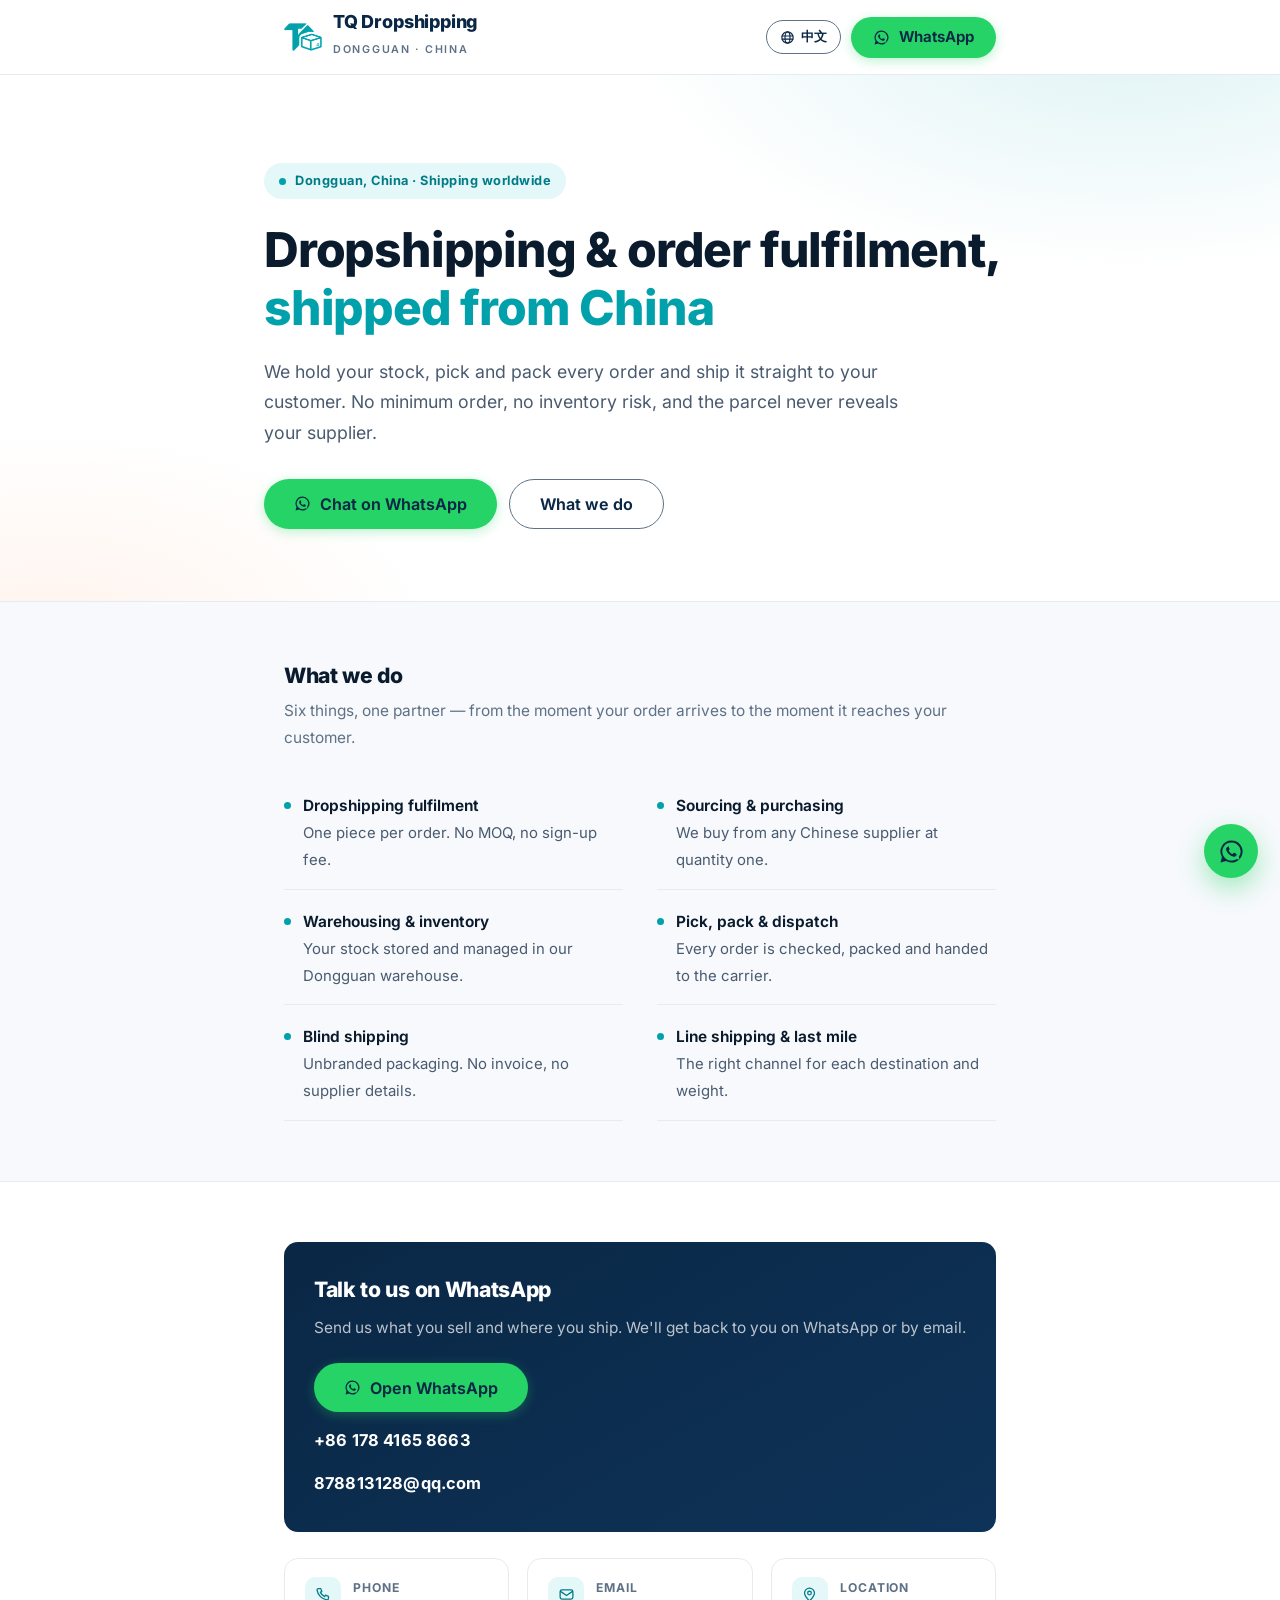
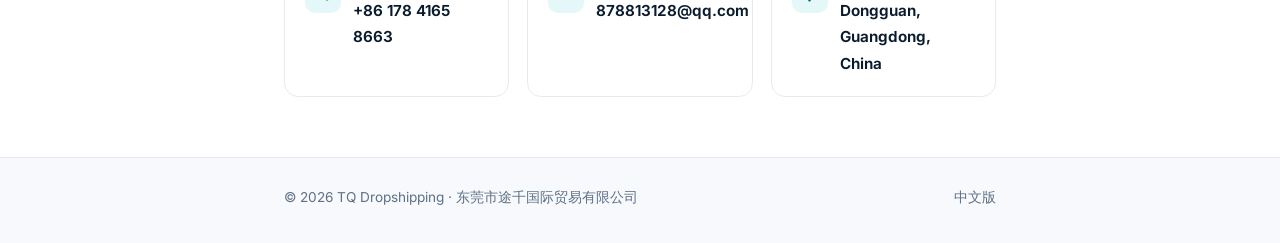
<file: index.html>
<!DOCTYPE html>
<html lang="en">
<head>
<meta charset="utf-8">
<meta name="viewport" content="width=device-width, initial-scale=1">
<title>Dropshipping &amp; Order Fulfilment from China | TQ Dropshipping</title>
<meta name="description" content="TQ Dropshipping stores, picks, packs and ships orders from Dongguan, China to customers worldwide. No minimum order, blind shipping.">
<meta name="theme-color" content="#01a1ac">
<link rel="canonical" href="https://www.tqdropshipping.com/">
<link rel="alternate" hreflang="en" href="https://www.tqdropshipping.com/">
<link rel="alternate" hreflang="zh-CN" href="https://www.tqdropshipping.com/zh/">
<link rel="alternate" hreflang="x-default" href="https://www.tqdropshipping.com/">
<meta property="og:type" content="website">
<meta property="og:site_name" content="TQ Dropshipping">
<meta property="og:locale" content="en_US">
<meta property="og:locale:alternate" content="zh_CN">
<meta property="og:url" content="https://www.tqdropshipping.com/">
<meta property="og:title" content="Dropshipping &amp; Order Fulfilment from China | TQ Dropshipping">
<meta property="og:description" content="No minimum order, blind shipping. We store, pick, pack and ship your orders worldwide — from Dongguan, China.">
<meta property="og:image" content="https://www.tqdropshipping.com/assets/img/og-image.jpg">
<meta property="og:image:type" content="image/jpeg">
<meta property="og:image:width" content="1200">
<meta property="og:image:height" content="630">
<meta property="og:image:alt" content="TQ Dropshipping — dropshipping and order fulfilment from Dongguan, China">
<meta name="twitter:card" content="summary_large_image">
<link rel="icon" type="image/png" sizes="32x32" href="assets/img/favicon-32.png">
<link rel="apple-touch-icon" sizes="180x180" href="assets/img/apple-touch-icon.png">
<!-- Inter 由本地提供（可变字体 400–800）。原先这里外链 fonts.googleapis.com：
     它在中国大陆不可靠，而且是阻塞首屏的样式表。现在没有第三方请求。 -->
<link rel="preload" as="font" type="font/woff2" href="assets/fonts/inter-latin.woff2" crossorigin>
<link rel="stylesheet" href="assets/css/fonts.css">
<link rel="stylesheet" href="assets/css/minimal.css">
<script type="application/ld+json">
{
  "@context": "https://schema.org",
  "@graph": [
    {
      "@type": "Organization",
      "@id": "https://www.tqdropshipping.com/#organization",
      "name": "TQ Dropshipping",
      "legalName": "东莞市途千国际贸易有限公司",
      "email": "878813128@qq.com",
      "url": "https://www.tqdropshipping.com/",
      "logo": "https://www.tqdropshipping.com/assets/img/logo-512.png",
      "image": "https://www.tqdropshipping.com/assets/img/og-image.jpg",
      "address": {
        "@type": "PostalAddress",
        "addressLocality": "Dongguan",
        "addressRegion": "Guangdong",
        "addressCountry": "CN"
      },
      "contactPoint": [
        {
          "@type": "ContactPoint",
          "telephone": "+8617841658663",
          "email": "878813128@qq.com",
          "contactType": "sales",
          "availableLanguage": ["en", "zh-CN"],
          "areaServed": "Worldwide"
        }
      ]
    },
    {
      "@type": "WebSite",
      "@id": "https://www.tqdropshipping.com/#website",
      "url": "https://www.tqdropshipping.com/",
      "name": "TQ Dropshipping",
      "inLanguage": "en",
      "publisher": { "@id": "https://www.tqdropshipping.com/#organization" }
    }
  ]
}
</script>
</head>
<body>

<a class="skip-link" href="#main">Skip to main content</a>

<svg class="icon-sprite" aria-hidden="true" focusable="false" xmlns="http://www.w3.org/2000/svg">
  <symbol id="i-wa" viewBox="0 0 24 24"><path d="M12 2.2A9.8 9.8 0 0 0 3.5 16.9L2.2 21.8l5-1.3A9.8 9.8 0 1 0 12 2.2zm0 1.7a8.1 8.1 0 0 1 6.8 12.4l-.3.5.7 2.6-2.7-.7-.5.3A8.1 8.1 0 1 1 12 3.9zm-3.3 4c-.2 0-.5.1-.7.3-.2.2-.8.8-.8 1.9s.8 2.2.9 2.4c.1.1 1.6 2.5 3.9 3.5 1.9.8 2.3.7 2.7.6.5-.1 1.5-.6 1.7-1.2.2-.6.2-1.1.1-1.2 0-.1-.2-.2-.4-.3l-1.6-.8c-.2-.1-.4-.1-.6.1l-.7.9c-.1.2-.3.2-.5.1-.2-.1-1-.4-1.8-1.2-.7-.6-1.2-1.4-1.3-1.6-.1-.2 0-.4.1-.5l.4-.5c.1-.2.2-.3.2-.5s0-.3-.1-.4l-.7-1.7c-.2-.4-.4-.4-.5-.4z"/></symbol>
  <symbol id="i-phone" viewBox="0 0 24 24"><path d="M5 3.6h3l1.6 4-2 1.4a12.6 12.6 0 0 0 6 6l1.4-2 4 1.6v3a2 2 0 0 1-2.2 2A16.6 16.6 0 0 1 2.9 5.8 2 2 0 0 1 5 3.6z"/></symbol>
  <symbol id="i-mail" viewBox="0 0 24 24"><rect x="3" y="5.5" width="18" height="13" rx="2.5"/><path d="m3.6 7.6 8.4 5.8 8.4-5.8"/></symbol>
  <symbol id="i-pin" viewBox="0 0 24 24"><path d="M12 21.2s7-6.6 7-11.2a7 7 0 1 0-14 0c0 4.6 7 11.2 7 11.2z"/><circle cx="12" cy="10" r="2.6"/></symbol>
  <symbol id="i-clock" viewBox="0 0 24 24"><circle cx="12" cy="12" r="9"/><path d="M12 6.8v5.5l3.6 2.1"/></symbol>
  <symbol id="i-globe" viewBox="0 0 24 24"><circle cx="12" cy="12" r="9"/><path d="M3.2 9.5h17.6M3.2 14.5h17.6"/><ellipse cx="12" cy="12" rx="4" ry="9"/></symbol>
</svg>

<header class="top">
  <div class="container top-in">
    <a class="brand" href="index.html" aria-label="TQ Dropshipping — home">
      <img src="assets/img/logo-76.png" alt="" width="38" height="28">
      <span><b>TQ Dropshipping</b><small>Dongguan · China</small></span>
    </a>
    <div class="top-actions">
      <a class="lang" href="zh/index.html" hreflang="zh-CN" lang="zh-CN"><svg class="i"><use href="#i-globe"/></svg>中文</a>
      <a class="btn btn--wa" href="https://wa.me/8617841658663?text=Hi%2C%20I%27d%20like%20to%20ask%20about%20your%20fulfilment%20service" target="_blank" rel="noopener">
        <svg class="i i--fill"><use href="#i-wa"/></svg>WhatsApp
      </a>
    </div>
  </div>
</header>

<main id="main">

  <section class="hero">
    <div class="container hero-in">
      <span class="tag"><i></i>Dongguan, China · Shipping worldwide</span>
      <h1>Dropshipping &amp; order fulfilment, <em>shipped from China</em></h1>
      <p>We hold your stock, pick and pack every order and ship it straight to your customer. No minimum order, no inventory risk, and the parcel never reveals your supplier.</p>
      <div class="hero-cta">
        <a class="btn btn--wa btn--lg" href="https://wa.me/8617841658663?text=Hi%2C%20I%27d%20like%20to%20ask%20about%20your%20fulfilment%20service" target="_blank" rel="noopener">
          <svg class="i i--fill"><use href="#i-wa"/></svg>Chat on WhatsApp
        </a>
        <a class="btn btn--ghost btn--lg" href="#services">What we do</a>
      </div>
    </div>
  </section>

  <section class="section section--alt" id="services">
    <div class="container">
      <div class="section-head">
        <h2>What we do</h2>
        <p>Six things, one partner — from the moment your order arrives to the moment it reaches your customer.</p>
      </div>
      <ul class="services">
        <li><div><strong>Dropshipping fulfilment</strong><span>One piece per order. No MOQ, no sign-up fee.</span></div></li>
        <li><div><strong>Sourcing &amp; purchasing</strong><span>We buy from any Chinese supplier at quantity one.</span></div></li>
        <li><div><strong>Warehousing &amp; inventory</strong><span>Your stock stored and managed in our Dongguan warehouse.</span></div></li>
        <li><div><strong>Pick, pack &amp; dispatch</strong><span>Every order is checked, packed and handed to the carrier.</span></div></li>
        <li><div><strong>Blind shipping</strong><span>Unbranded packaging. No invoice, no supplier details.</span></div></li>
        <li><div><strong>Line shipping &amp; last mile</strong><span>The right channel for each destination and weight.</span></div></li>
      </ul>
    </div>
  </section>

  <section class="section" id="contact">
    <div class="container contact">
      <div class="contact-main">
        <h2>Talk to us on WhatsApp</h2>
        <p>Send us what you sell and where you ship. We'll get back to you on WhatsApp or by email.</p>
        <a class="btn btn--wa btn--lg" href="https://wa.me/8617841658663?text=Hi%2C%20I%27d%20like%20to%20ask%20about%20your%20fulfilment%20service" target="_blank" rel="noopener">
          <svg class="i i--fill"><use href="#i-wa"/></svg>Open WhatsApp
        </a>
        <a class="wa-num" href="tel:+8617841658663">+86 178 4165 8663</a>
        <a class="wa-num" href="mailto:878813128@qq.com">878813128@qq.com</a>
      </div>

      <div class="rows">
        <div class="row">
          <span class="ico"><svg class="i"><use href="#i-phone"/></svg></span>
          <span><small>Phone</small><a href="tel:+8617841658663">+86 178 4165 8663</a></span>
        </div>
        <div class="row">
          <span class="ico"><svg class="i"><use href="#i-mail"/></svg></span>
          <span><small>Email</small><a href="mailto:878813128@qq.com">878813128@qq.com</a></span>
        </div>
        <div class="row">
          <span class="ico"><svg class="i"><use href="#i-pin"/></svg></span>
          <span><small>Location</small><b>Dongguan, Guangdong, China</b></span>
        </div>
      </div>
    </div>
  </section>

</main>

<footer class="foot">
  <div class="container foot-in">
    <span>© <span id="y">2026</span> TQ Dropshipping · 东莞市途千国际贸易有限公司</span>
    <a href="zh/index.html" hreflang="zh-CN" lang="zh-CN">中文版</a>
  </div>
</footer>

<a class="wa-float" href="https://wa.me/8617841658663?text=Hi%2C%20I%27d%20like%20to%20ask%20about%20your%20fulfilment%20service" target="_blank" rel="noopener" aria-label="Chat on WhatsApp">
  <svg class="i i--fill"><use href="#i-wa"/></svg>
</a>

<script>document.getElementById('y').textContent = new Date().getFullYear();</script>
</body>
</html>
</file>
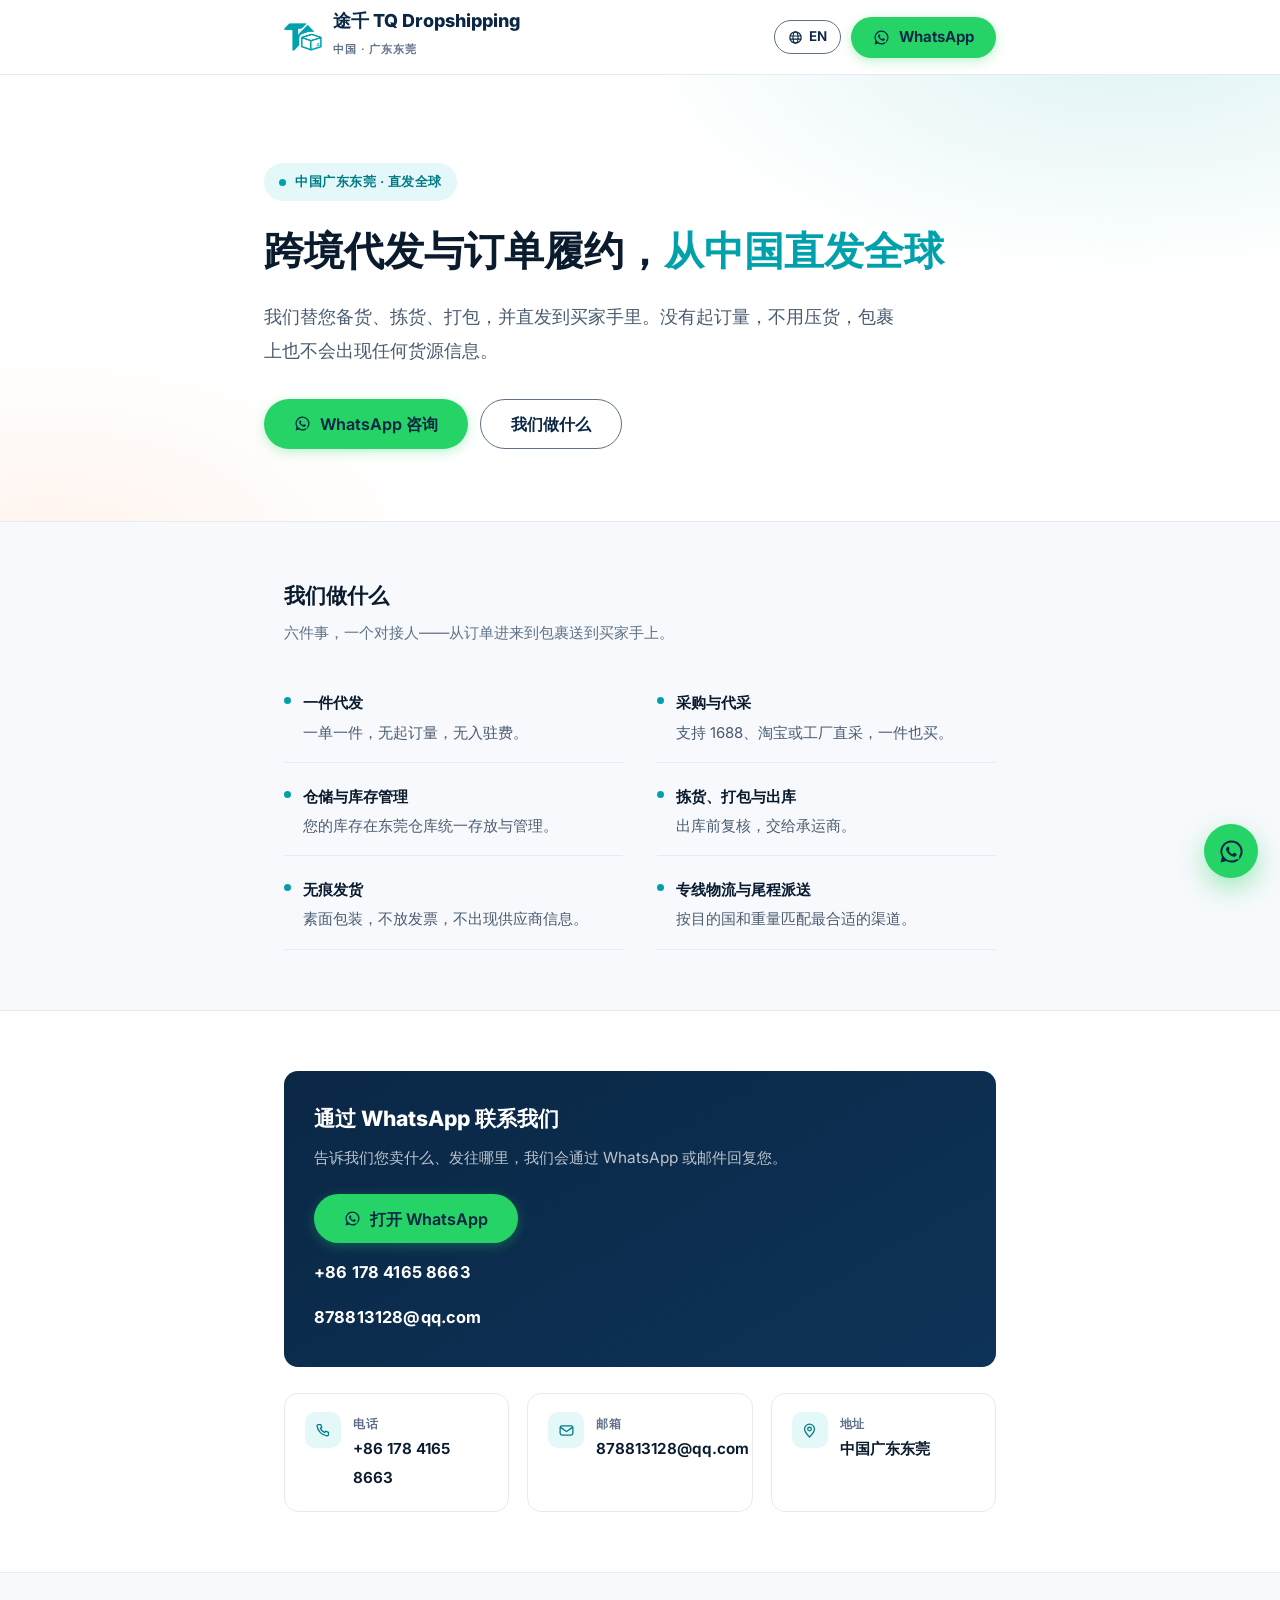
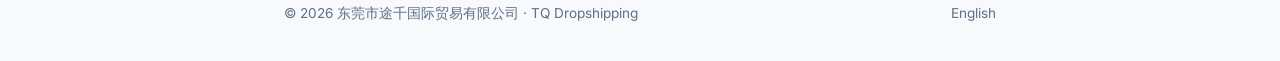
<file: zh/index.html>
<!DOCTYPE html>
<html lang="zh-CN">
<head>
<meta charset="utf-8">
<meta name="viewport" content="width=device-width, initial-scale=1">
<title>TQ Dropshipping 途千 — 跨境一件代发与订单履约</title>
<meta name="description" content="途千（TQ Dropshipping）位于广东东莞，为跨境电商卖家提供一件代发、仓储管理、无痕发货与全球专线物流。起订量 1 件，欢迎通过 WhatsApp 联系我们。">
<meta name="theme-color" content="#01a1ac">
<link rel="canonical" href="https://www.tqdropshipping.com/zh/">
<link rel="alternate" hreflang="zh-CN" href="https://www.tqdropshipping.com/zh/">
<link rel="alternate" hreflang="en" href="https://www.tqdropshipping.com/">
<link rel="alternate" hreflang="x-default" href="https://www.tqdropshipping.com/">
<meta property="og:type" content="website">
<meta property="og:site_name" content="TQ Dropshipping 途千">
<meta property="og:locale" content="zh_CN">
<meta property="og:locale:alternate" content="en_US">
<meta property="og:url" content="https://www.tqdropshipping.com/zh/">
<meta property="og:title" content="TQ Dropshipping 途千 — 跨境一件代发与订单履约">
<meta property="og:description" content="起订量 1 件，无痕发货不露货源。仓储、拣货、打包、交运全由我们负责。">
<meta property="og:image" content="https://www.tqdropshipping.com/assets/img/og-image.jpg">
<meta property="og:image:type" content="image/jpeg">
<meta property="og:image:width" content="1200">
<meta property="og:image:height" content="630">
<meta property="og:image:alt" content="TQ Dropshipping 途千 — 从中国东莞直发全球的代发与履约服务">
<meta name="twitter:card" content="summary_large_image">
<link rel="icon" type="image/png" sizes="32x32" href="../assets/img/favicon-32.png">
<link rel="apple-touch-icon" sizes="180x180" href="../assets/img/apple-touch-icon.png">
<!-- Inter 由本地提供（可变字体 400–800）。原先这里外链 fonts.googleapis.com：
     它在中国大陆不可靠，而且是阻塞首屏的样式表。现在没有第三方请求。
     注意：Inter 不含汉字字形，中文本来就由系统字体（PingFang SC / 微软雅黑）渲染。 -->
<link rel="preload" as="font" type="font/woff2" href="../assets/fonts/inter-latin.woff2" crossorigin>
<link rel="stylesheet" href="../assets/css/fonts.css">
<link rel="stylesheet" href="../assets/css/minimal.css">
<script type="application/ld+json">
{
  "@context": "https://schema.org",
  "@graph": [
    {
      "@type": "Organization",
      "@id": "https://www.tqdropshipping.com/#organization",
      "name": "TQ Dropshipping",
      "legalName": "东莞市途千国际贸易有限公司",
      "email": "878813128@qq.com",
      "url": "https://www.tqdropshipping.com/",
      "logo": "https://www.tqdropshipping.com/assets/img/logo-512.png",
      "image": "https://www.tqdropshipping.com/assets/img/og-image.jpg",
      "address": {
        "@type": "PostalAddress",
        "addressLocality": "Dongguan",
        "addressRegion": "Guangdong",
        "addressCountry": "CN"
      },
      "contactPoint": [
        {
          "@type": "ContactPoint",
          "telephone": "+8617841658663",
          "email": "878813128@qq.com",
          "contactType": "sales",
          "availableLanguage": ["zh-CN", "en"],
          "areaServed": "Worldwide"
        }
      ]
    },
    {
      "@type": "WebSite",
      "@id": "https://www.tqdropshipping.com/#website",
      "url": "https://www.tqdropshipping.com/zh/",
      "name": "TQ Dropshipping 途千",
      "inLanguage": "zh-CN",
      "publisher": { "@id": "https://www.tqdropshipping.com/#organization" }
    }
  ]
}
</script>
</head>
<body>

<a class="skip-link" href="#main">跳转到主要内容</a>

<svg class="icon-sprite" aria-hidden="true" focusable="false" xmlns="http://www.w3.org/2000/svg">
  <symbol id="i-wa" viewBox="0 0 24 24"><path d="M12 2.2A9.8 9.8 0 0 0 3.5 16.9L2.2 21.8l5-1.3A9.8 9.8 0 1 0 12 2.2zm0 1.7a8.1 8.1 0 0 1 6.8 12.4l-.3.5.7 2.6-2.7-.7-.5.3A8.1 8.1 0 1 1 12 3.9zm-3.3 4c-.2 0-.5.1-.7.3-.2.2-.8.8-.8 1.9s.8 2.2.9 2.4c.1.1 1.6 2.5 3.9 3.5 1.9.8 2.3.7 2.7.6.5-.1 1.5-.6 1.7-1.2.2-.6.2-1.1.1-1.2 0-.1-.2-.2-.4-.3l-1.6-.8c-.2-.1-.4-.1-.6.1l-.7.9c-.1.2-.3.2-.5.1-.2-.1-1-.4-1.8-1.2-.7-.6-1.2-1.4-1.3-1.6-.1-.2 0-.4.1-.5l.4-.5c.1-.2.2-.3.2-.5s0-.3-.1-.4l-.7-1.7c-.2-.4-.4-.4-.5-.4z"/></symbol>
  <symbol id="i-phone" viewBox="0 0 24 24"><path d="M5 3.6h3l1.6 4-2 1.4a12.6 12.6 0 0 0 6 6l1.4-2 4 1.6v3a2 2 0 0 1-2.2 2A16.6 16.6 0 0 1 2.9 5.8 2 2 0 0 1 5 3.6z"/></symbol>
  <symbol id="i-mail" viewBox="0 0 24 24"><rect x="3" y="5.5" width="18" height="13" rx="2.5"/><path d="m3.6 7.6 8.4 5.8 8.4-5.8"/></symbol>
  <symbol id="i-pin" viewBox="0 0 24 24"><path d="M12 21.2s7-6.6 7-11.2a7 7 0 1 0-14 0c0 4.6 7 11.2 7 11.2z"/><circle cx="12" cy="10" r="2.6"/></symbol>
  <symbol id="i-clock" viewBox="0 0 24 24"><circle cx="12" cy="12" r="9"/><path d="M12 6.8v5.5l3.6 2.1"/></symbol>
  <symbol id="i-globe" viewBox="0 0 24 24"><circle cx="12" cy="12" r="9"/><path d="M3.2 9.5h17.6M3.2 14.5h17.6"/><ellipse cx="12" cy="12" rx="4" ry="9"/></symbol>
</svg>

<header class="top">
  <div class="container top-in">
    <a class="brand" href="index.html" aria-label="途千 — 首页">
      <img src="../assets/img/logo-76.png" alt="" width="38" height="28">
      <span><b>途千 TQ Dropshipping</b><small>中国 · 广东东莞</small></span>
    </a>
    <div class="top-actions">
      <a class="lang" href="../index.html" hreflang="en" lang="en"><svg class="i"><use href="#i-globe"/></svg>EN</a>
      <a class="btn btn--wa" href="https://wa.me/8617841658663?text=%E4%BD%A0%E5%A5%BD%EF%BC%8C%E6%83%B3%E5%92%A8%E8%AF%A2%E4%BB%A3%E5%8F%91%E6%9C%8D%E5%8A%A1" target="_blank" rel="noopener">
        <svg class="i i--fill"><use href="#i-wa"/></svg>WhatsApp
      </a>
    </div>
  </div>
</header>

<main id="main">

  <section class="hero">
    <div class="container hero-in">
      <span class="tag"><i></i>中国广东东莞 · 直发全球</span>
      <h1>跨境代发与订单履约，<em>从中国直发全球</em></h1>
      <p>我们替您备货、拣货、打包，并直发到买家手里。没有起订量，不用压货，包裹上也不会出现任何货源信息。</p>
      <div class="hero-cta">
        <a class="btn btn--wa btn--lg" href="https://wa.me/8617841658663?text=%E4%BD%A0%E5%A5%BD%EF%BC%8C%E6%83%B3%E5%92%A8%E8%AF%A2%E4%BB%A3%E5%8F%91%E6%9C%8D%E5%8A%A1" target="_blank" rel="noopener">
          <svg class="i i--fill"><use href="#i-wa"/></svg>WhatsApp 咨询
        </a>
        <a class="btn btn--ghost btn--lg" href="#services">我们做什么</a>
      </div>
    </div>
  </section>

  <section class="section section--alt" id="services">
    <div class="container">
      <div class="section-head">
        <h2>我们做什么</h2>
        <p>六件事，一个对接人——从订单进来到包裹送到买家手上。</p>
      </div>
      <ul class="services">
        <li><div><strong>一件代发</strong><span>一单一件，无起订量，无入驻费。</span></div></li>
        <li><div><strong>采购与代采</strong><span>支持 1688、淘宝或工厂直采，一件也买。</span></div></li>
        <li><div><strong>仓储与库存管理</strong><span>您的库存在东莞仓库统一存放与管理。</span></div></li>
        <li><div><strong>拣货、打包与出库</strong><span>出库前复核，交给承运商。</span></div></li>
        <li><div><strong>无痕发货</strong><span>素面包装，不放发票，不出现供应商信息。</span></div></li>
        <li><div><strong>专线物流与尾程派送</strong><span>按目的国和重量匹配最合适的渠道。</span></div></li>
      </ul>
    </div>
  </section>

  <section class="section" id="contact">
    <div class="container contact">
      <div class="contact-main">
        <h2>通过 WhatsApp 联系我们</h2>
        <p>告诉我们您卖什么、发往哪里，我们会通过 WhatsApp 或邮件回复您。</p>
        <a class="btn btn--wa btn--lg" href="https://wa.me/8617841658663?text=%E4%BD%A0%E5%A5%BD%EF%BC%8C%E6%83%B3%E5%92%A8%E8%AF%A2%E4%BB%A3%E5%8F%91%E6%9C%8D%E5%8A%A1" target="_blank" rel="noopener">
          <svg class="i i--fill"><use href="#i-wa"/></svg>打开 WhatsApp
        </a>
        <a class="wa-num" href="tel:+8617841658663">+86 178 4165 8663</a>
        <a class="wa-num" href="mailto:878813128@qq.com">878813128@qq.com</a>
      </div>

      <div class="rows">
        <div class="row">
          <span class="ico"><svg class="i"><use href="#i-phone"/></svg></span>
          <span><small>电话</small><a href="tel:+8617841658663">+86 178 4165 8663</a></span>
        </div>
        <div class="row">
          <span class="ico"><svg class="i"><use href="#i-mail"/></svg></span>
          <span><small>邮箱</small><a href="mailto:878813128@qq.com">878813128@qq.com</a></span>
        </div>
        <div class="row">
          <span class="ico"><svg class="i"><use href="#i-pin"/></svg></span>
          <span><small>地址</small><b>中国广东东莞</b></span>
        </div>
      </div>
    </div>
  </section>

</main>

<footer class="foot">
  <div class="container foot-in">
    <span>© <span id="y">2026</span> 东莞市途千国际贸易有限公司 · TQ Dropshipping</span>
    <a href="../index.html" hreflang="en" lang="en">English</a>
  </div>
</footer>

<a class="wa-float" href="https://wa.me/8617841658663?text=%E4%BD%A0%E5%A5%BD%EF%BC%8C%E6%83%B3%E5%92%A8%E8%AF%A2%E4%BB%A3%E5%8F%91%E6%9C%8D%E5%8A%A1" target="_blank" rel="noopener" aria-label="WhatsApp 咨询">
  <svg class="i i--fill"><use href="#i-wa"/></svg>
</a>

<script>document.getElementById('y').textContent = new Date().getFullYear();</script>
</body>
</html>
</file>
<file: assets/css/fonts.css>
/* 本文件由 tools/fetch_fonts.py 生成，请勿手改。
   字体：Inter（SIL Open Font License 1.1，许可证见 assets/fonts/LICENSE-Inter.txt）。
   本地托管的原因：fonts.googleapis.com 在中国大陆不可靠，而阻塞式外链会拖住首屏。
   只保留 latin 子集：两个页面的文案（英文 + 少量符号）都在 U+0000–00FF 内。 */

@font-face {
  font-family: 'Inter';
  font-style: normal;
  font-weight: 400 800;
  font-display: swap;
  src: url(../fonts/inter-latin.woff2) format('woff2');
  unicode-range: U+0000-00FF, U+0131, U+0152-0153, U+02BB-02BC, U+02C6, U+02DA, U+02DC, U+0304, U+0308, U+0329, U+2000-206F, U+20AC, U+2122, U+2191, U+2193, U+2212, U+2215, U+FEFF, U+FFFD;
}
</file>
<file: assets/css/minimal.css>
/* ==========================================================================
   TQ Dropshipping — minimal landing page stylesheet
   单页极简版：只服务 index.html / zh/index.html 两个页面。
   相比原来的 style.css（47 KB）这里只保留了这张单页真正用到的部分。
   ========================================================================== */

:root {
  --ink: #0a1b2e;
  --body: #4a5b70;
  /* 对比度 5.01:1（白底）/ 4.75:1（--bg 底），过 WCAG AA 的 4.5:1。
     原来的 #8496a8 只有 3.04:1 / 2.88:1，而它正好用在页头副标题、区块说明、
     卡片标签、页脚这些 10.7–15.4px 的小字上 —— 是实打实的 AA 失败。 */
  --muted: #5f7186;
  --line: #e6ebf2;
  --bg: #f7f9fc;

  --brand: #01a1ac;
  --brand-dark: #007c87;
  --brand-soft: #e4f7f9;
  --navy: #0a2745;
  --wa: #25d366;

  /* Inter 由 assets/css/fonts.css 本地提供（可变字体，覆盖 400–800）。
     原先的 Google Fonts 链接还顺带请求了 Manrope，但它排在同一个字体栈的第二位，
     Inter 覆盖全部字重，Manrope 永远不会被应用到 —— 已去掉：少一个第三方域名、
     少一次阻塞首屏的跨域请求（fonts.googleapis.com 在中国大陆尤其不可靠）。
     后面是系统字体兜底，"PingFang SC" / "Microsoft YaHei" 负责中文。 */
  --font: "Inter", -apple-system, BlinkMacSystemFont, "Segoe UI",
          "PingFang SC", "Hiragino Sans GB", "Microsoft YaHei", Roboto, Helvetica, Arial, sans-serif;

  --radius: 14px;
  --max: 760px;
  --ease: cubic-bezier(.22, .61, .36, 1);
}

*, *::before, *::after { box-sizing: border-box; }
* { margin: 0; padding: 0; }

html { scroll-behavior: smooth; -webkit-text-size-adjust: 100%; }

body {
  font-family: var(--font);
  font-size: 16.5px;
  line-height: 1.75;
  color: var(--body);
  background: #fff;
  -webkit-font-smoothing: antialiased;
  -moz-osx-font-smoothing: grayscale;
}

img { display: block; max-width: 100%; height: auto; }
a { color: inherit; text-decoration: none; }
ul { list-style: none; }

:focus-visible { outline: 2px solid var(--brand); outline-offset: 3px; border-radius: 4px; }
::selection { background: var(--navy); color: #fff; }

.container { width: 100%; max-width: var(--max); margin-inline: auto; padding-inline: 24px; }
.skip-link {
  position: absolute; left: 50%; top: -60px; transform: translateX(-50%);
  z-index: 99; padding: 10px 20px; background: var(--navy); color: #fff;
  border-radius: 0 0 10px 10px; font-size: .9rem; font-weight: 600;
  transition: top .2s var(--ease);
}
.skip-link:focus { top: 0; }

/* icons ---------------------------------------------------------------- */
.i {
  width: 1.15em; height: 1.15em; flex: none;
  fill: none; stroke: currentColor; stroke-width: 1.8;
  stroke-linecap: round; stroke-linejoin: round;
}
.i--fill { fill: currentColor; stroke: none; }
.icon-sprite { position: absolute; width: 0; height: 0; overflow: hidden; }

/* ---------- header ---------- */
.top {
  border-bottom: 1px solid var(--line);
  background: rgba(255, 255, 255, .92);
  backdrop-filter: saturate(180%) blur(12px);
  -webkit-backdrop-filter: saturate(180%) blur(12px);
  position: sticky; top: 0; z-index: 20;
}
.top-in {
  display: flex; align-items: center; justify-content: space-between;
  gap: 16px; height: 74px;
}
.brand { display: flex; align-items: center; gap: 11px; }
/* 标志图案本身是 1.38:1（479×347），不是正方形。写死 height:38px 会把图案
   压在一个方框里、上下留白，视觉上就显得比文字低。只固定宽度、高度自适应。 */
.brand img { width: 38px; height: auto; }
.brand b { font-size: 1.12rem; font-weight: 800; color: var(--navy); letter-spacing: -.01em; display: block; line-height: 1.15; }
.brand small { font-size: .67rem; letter-spacing: .16em; text-transform: uppercase; color: var(--muted); font-weight: 600; }
.top-actions { display: flex; align-items: center; gap: 10px; }

.lang {
  display: inline-flex; align-items: center; gap: 6px;
  height: 34px; padding: 0 13px; border-radius: 999px;
  /* 边框是这条控件的唯一边界：--line 只有 1.2:1，达不到非文本对比度要求的 3:1 */
  border: 1.5px solid var(--muted); background: #fff;
  font-size: .84rem; font-weight: 650; color: var(--navy);
  transition: all .2s var(--ease);
}
.lang:hover { border-color: var(--navy); background: var(--navy); color: #fff; }
.lang .i { width: 15px; height: 15px; }

/* ---------- buttons ---------- */
.btn {
  display: inline-flex; align-items: center; justify-content: center; gap: 9px;
  padding: 12px 22px; border-radius: 999px;
  font-size: .94rem; font-weight: 650; line-height: 1; white-space: nowrap;
  background: var(--navy); color: #fff;
  transition: transform .22s var(--ease), box-shadow .22s var(--ease), background-color .22s var(--ease);
  box-shadow: 0 3px 12px rgba(10, 39, 69, .12);
}
.btn:hover { transform: translateY(-2px); box-shadow: 0 10px 26px rgba(10, 39, 69, .18); }
.btn .i { width: 17px; height: 17px; }
/* 白字配 #25d366 只有 1.98:1 —— 全站最想让人点的按钮，反而是最看不清的一处。
   改成深蓝字：正常态 7.62:1、hover 5.85:1，既留住 WhatsApp 亮绿的识别度，
   又满足 AA。若你更想保留白字，只要把上面的 --wa 换成 #0f7a6c（5.22:1）。 */
.btn--wa { background: var(--wa); color: var(--navy); box-shadow: 0 3px 12px rgba(37, 211, 102, .3); }
.btn--wa:hover { background: #1eb955; box-shadow: 0 10px 26px rgba(37, 211, 102, .38); }
.btn--ghost { background: transparent; border: 1.5px solid var(--muted); color: var(--navy); box-shadow: none; }
.btn--ghost:hover { border-color: var(--brand); color: var(--brand-dark); }
.btn--lg { padding: 16px 30px; font-size: 1rem; }

/* ---------- hero ---------- */
.hero {
  padding: 88px 0 72px;
  background:
    radial-gradient(760px 380px at 88% -10%, rgba(1, 161, 172, .13), transparent 65%),
    radial-gradient(620px 340px at 4% 108%, rgba(255, 122, 51, .09), transparent 62%),
    #fff;
}
.hero-in { max-width: 800px; }
.tag {
  display: inline-flex; align-items: center; gap: 9px;
  padding: 7px 15px; border-radius: 999px;
  background: var(--brand-soft); color: var(--brand-dark);
  font-size: .8rem; font-weight: 700; letter-spacing: .04em;
  margin-bottom: 22px;
}
.tag i { width: 7px; height: 7px; border-radius: 50%; background: var(--brand); display: block; }
h1 {
  font-size: clamp(1.95rem, 4.4vw, 3rem);
  line-height: 1.2; letter-spacing: -.025em;
  font-weight: 800; color: var(--ink);
  margin-bottom: 20px;
}
h1 em { font-style: normal; color: var(--brand); }
.hero p { font-size: 1.1rem; color: var(--body); max-width: 640px; }
.hero-cta { display: flex; flex-wrap: wrap; gap: 12px; margin-top: 30px; }

/* ---------- sections ---------- */
.section { padding: 60px 0; }
.section--alt { background: var(--bg); border-block: 1px solid var(--line); }
.section-head { margin-bottom: 26px; }
h2 {
  font-size: 1.32rem; font-weight: 800; color: var(--ink);
  letter-spacing: -.015em; line-height: 1.35;
}
.section-head p { margin-top: 8px; color: var(--muted); font-size: .96rem; }

/* ---------- service list ---------- */
.services { display: grid; grid-template-columns: repeat(2, minmax(0, 1fr)); gap: 4px 34px; }
.services li {
  display: flex; gap: 12px; align-items: flex-start;
  padding: 15px 0; border-bottom: 1px solid var(--line);
  font-size: .96rem;
}
.services li::before {
  content: ""; flex: none; width: 7px; height: 7px; border-radius: 50%;
  background: var(--brand); margin-top: 9px;
}
.services strong { color: var(--ink); font-weight: 650; display: block; }
.services span { color: var(--body); font-size: .93rem; }
.services li > div { min-width: 0; }

/* ---------- contact ---------- */
.contact { display: grid; gap: 26px; }
.contact-main {
  background: linear-gradient(150deg, var(--navy), #0e3358);
  color: rgba(255, 255, 255, .82);
  border-radius: var(--radius);
  padding: 34px 30px;
}
.contact-main h2 { color: #fff; }
.contact-main p { color: rgba(255, 255, 255, .72); font-size: .96rem; margin-top: 10px; }
.contact-main .btn { margin-top: 22px; }
.contact-main .wa-num {
  display: block; margin-top: 14px; font-size: 1.02rem; font-weight: 700;
  color: #fff; letter-spacing: .01em;
}

/* 移除"工作时间"那张卡片后是 2 张；auto-fit 让 2 张能铺满，将来加回第 3 张也不会留空 */
.rows { display: grid; grid-template-columns: repeat(auto-fit, minmax(190px, 1fr)); gap: 18px; }
.row {
  display: flex; gap: 12px; align-items: flex-start;
  padding: 18px 20px; border: 1px solid var(--line); border-radius: var(--radius);
  background: #fff;
  transition: border-color .22s var(--ease), box-shadow .22s var(--ease);
}
.row:hover { border-color: rgba(1, 161, 172, .45); box-shadow: 0 8px 22px rgba(10, 39, 69, .07); }
.row .ico {
  width: 36px; height: 36px; border-radius: 10px; flex: none;
  display: grid; place-items: center;
  background: var(--brand-soft); color: var(--brand-dark);
}
.row .ico .i { width: 17px; height: 17px; }
.row small { display: block; font-size: .76rem; letter-spacing: .08em; text-transform: uppercase; color: var(--muted); font-weight: 700; }
.row b { display: block; color: var(--ink); font-weight: 650; font-size: .95rem; word-break: break-word; }
.row a { font-size: .95rem; color: var(--ink); font-weight: 650; }
.row a:hover { color: var(--brand-dark); }
.row span { font-size: .93rem; }

/* ---------- footer ---------- */
.foot {
  border-top: 1px solid var(--line);
  padding: 28px 0 34px; background: var(--bg);
  font-size: .85rem; color: var(--muted);
}
.foot-in { display: flex; align-items: center; justify-content: space-between; gap: 14px; flex-wrap: wrap; }
.foot a:hover { color: var(--brand-dark); }

/* ---------- floating WhatsApp ---------- */
.wa-float {
  position: fixed; right: 22px; bottom: 22px; z-index: 30;
  width: 54px; height: 54px; border-radius: 50%;
  display: grid; place-items: center;
  background: var(--wa); color: var(--navy);
  box-shadow: 0 10px 26px rgba(37, 211, 102, .42);
  transition: transform .22s var(--ease);
}
.wa-float:hover { transform: scale(1.07); }
.wa-float .i { width: 27px; height: 27px; }

/* ---------- Chinese typography ---------- */
/* 汉字不能吃英文那套负字距，行高也要放宽 */
html[lang^="zh"] body { line-height: 1.9; }
html[lang^="zh"] h1 { letter-spacing: 0; line-height: 1.42; font-size: clamp(1.7rem, 3.8vw, 2.5rem); }
html[lang^="zh"] h2 { letter-spacing: 0; }
html[lang^="zh"] .brand b { letter-spacing: 0; }
html[lang^="zh"] .brand small { letter-spacing: .08em; font-size: .7rem; }
html[lang^="zh"] .hero p { line-height: 1.95; }
html[lang^="zh"] .services li { align-items: flex-start; }
html[lang^="zh"] .services strong { font-weight: 700; }
html[lang^="zh"] .row small { letter-spacing: .06em; }

/* ---------- responsive ---------- */
@media (max-width: 760px) {
  .rows { grid-template-columns: 1fr; }
  .services { grid-template-columns: 1fr; }
  .hero { padding: 60px 0 52px; }
  .section { padding: 48px 0; }
  .brand small { display: none; }
  .contact-main { padding: 28px 22px; }
  /* 悬浮 WhatsApp 按钮固定在右下角，窄屏滚动到联系区时会压住最后一张卡片 */
  #contact { padding-bottom: 108px; }
}
@media (max-width: 460px) {
  .top-in { height: 66px; }
  .top .btn { display: none; }
  .hero-cta .btn { width: 100%; }
  .contact-main .btn { width: 100%; }
  .wa-float { right: 16px; bottom: 16px; width: 50px; height: 50px; }
  .wa-float .i { width: 25px; height: 25px; }
}

@media (prefers-reduced-motion: reduce) {
  html { scroll-behavior: auto; }
  * { transition-duration: .001ms !important; }
  /* 只把时长压到 0 不够：hover 的位移与缩放照样会发生，直接取消位移 */
  .btn:hover, .wa-float:hover { transform: none; }
}

@media print {
  .top, .foot, .wa-float, .hero-cta { display: none; }
  body { color: #000; }
  .section { padding: 12px 0; }
}
</file>
